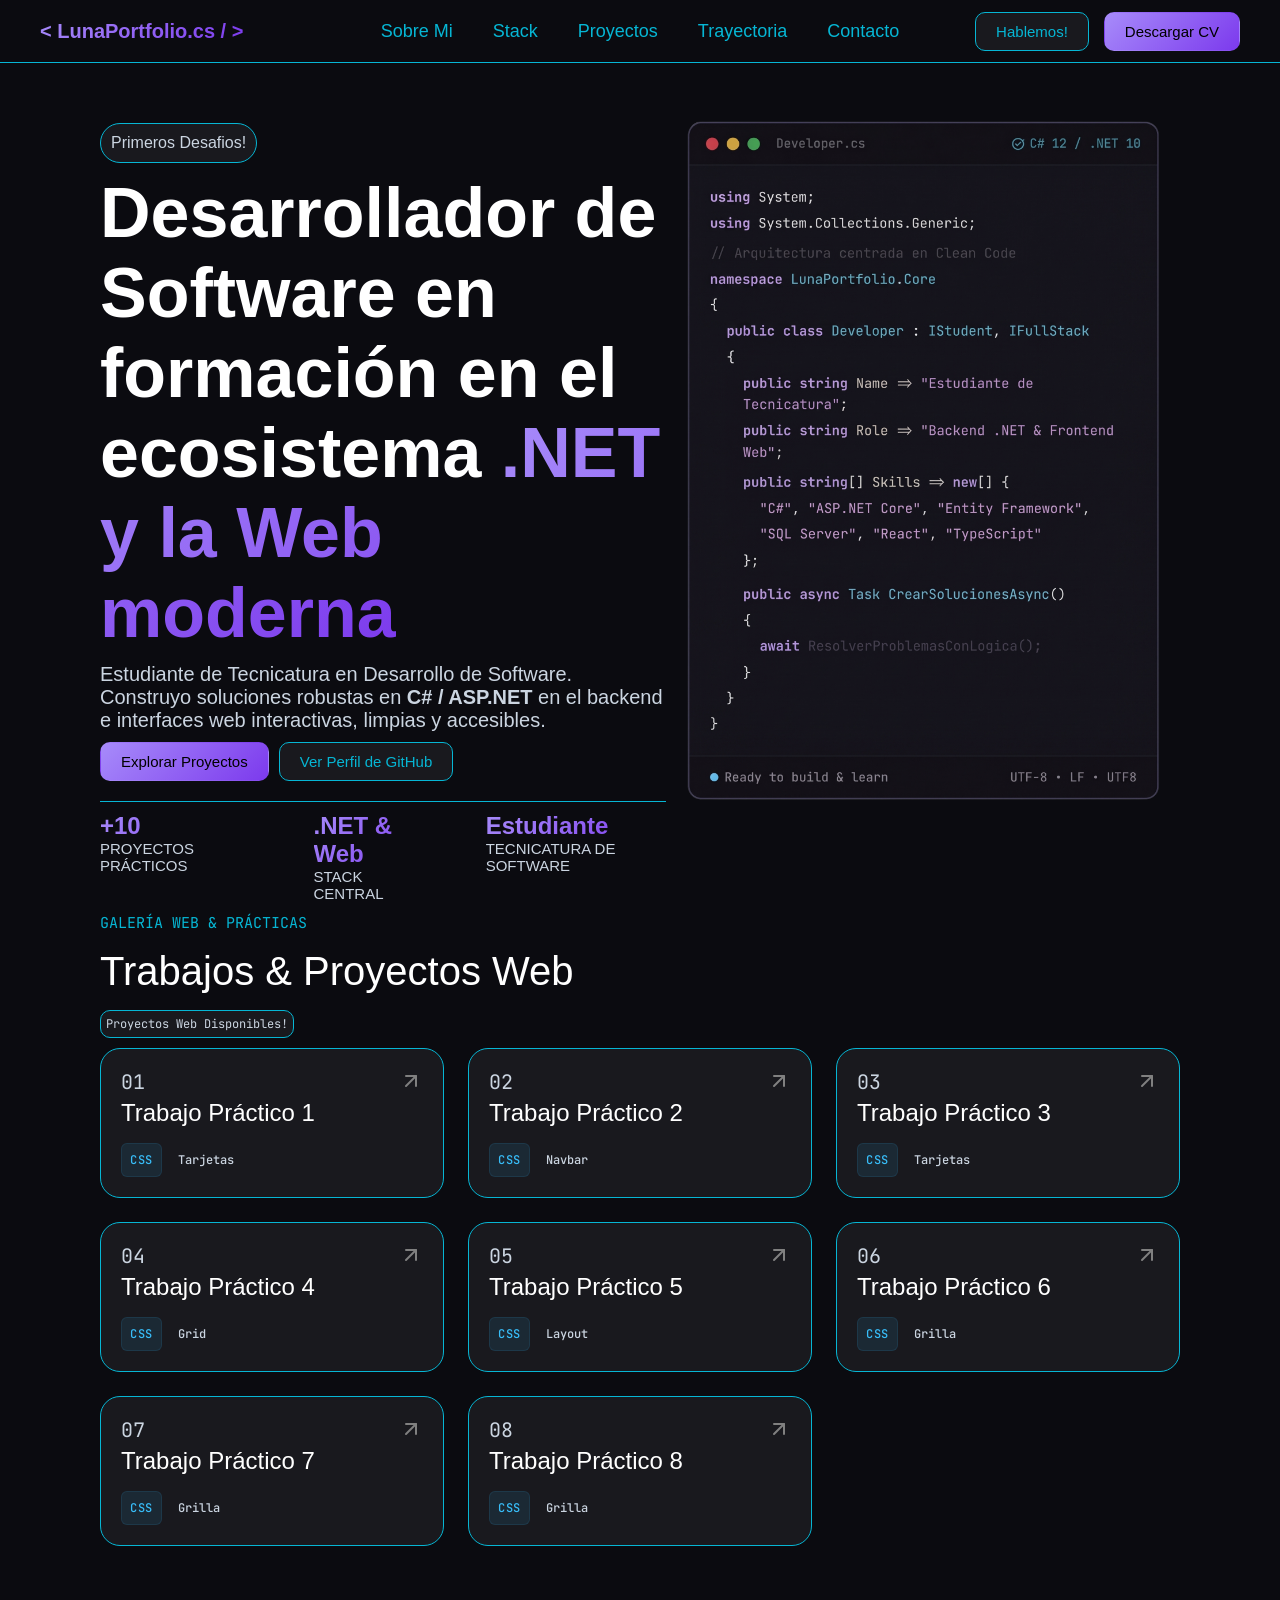
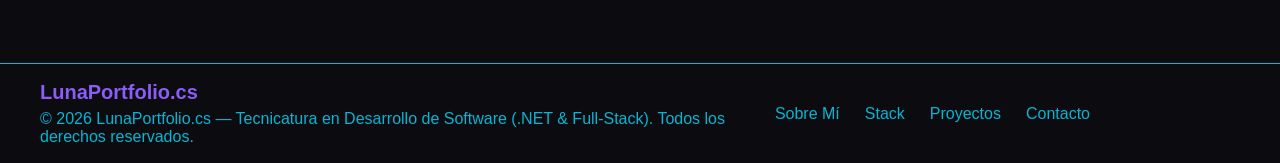
<file: index.html>
<!DOCTYPE html>
<html lang="en">
<head>
    <meta charset="UTF-8">
    <meta name="viewport" content="width=device-width, initial-scale=1.0">
    <title>Trabajos Luna Luis</title>
    <link rel="preconnect" href="https://fonts.googleapis.com">
    <link rel="preconnect" href="https://fonts.gstatic.com" crossorigin>
    <link href="https://fonts.googleapis.com/css2?family=Plus+Jakarta+Sans:ital,wght@0,200..800;1,200..800&display=swap" rel="stylesheet">
    <link href="https://fonts.googleapis.com/css2?family=JetBrains+Mono:ital,wght@0,100..800;1,100..800&family=Plus+Jakarta+Sans:ital,wght@0,200..800;1,200..800&display=swap" rel="stylesheet">
    <link rel="stylesheet" href="style.css">
</head>
<body>
    <header>
        <nav class="navbar">
            <div><p><code class="logo">&lt; LunaPortfolio.cs / &gt;</code></p></div>
            <div class="navbar-links">
                <ul>
                    <li><a href="">Sobre Mi</a></li>
                    <li><a href="">Stack</a></li>
                    <li><a href="">Proyectos</a></li>
                    <li><a href="">Trayectoria</a></li>
                    <li><a href="">Contacto</a></li>
                </ul>
            </div>
            <div>
                <button class="btn btn-outline">Hablemos!</button>
                <button class="btn btn-fade">Descargar CV</button>
            </div>
        </nav>
    </header>

    <section>
        <article class="primer-articulo">
            <div class="texto-primer">
                <div class="capsula"><p>Primeros Desafios!</p></div>
                <div class="encabezado"><h1>Desarrollador de Software en formación en el ecosistema <span>.NET y la Web moderna</span> </h1></div>
                <div class="subtexto-1"><p>Estudiante de Tecnicatura en Desarrollo de Software. Construyo soluciones robustas en <strong>C# / ASP.NET</strong>  en el backend e interfaces web interactivas, limpias y accesibles.</p></div>
                <div class="btn-primer">
                    <button class="btn btn-fade">Explorar Proyectos</button> <button class="btn btn-outline">Ver Perfil de GitHub</button>
                </div>
                <div class="subtexto-2">
                    <div>
                        <h2>+10</h2>
                        <p>PROYECTOS PRÁCTICOS</p>  
                    </div>
                    <div>
                        <h2>.NET & Web</h2>
                        <p>STACK CENTRAL</p>
                    </div>
                    <div>
                        <h2>Estudiante</h2> 
                        <p>TECNICATURA DE SOFTWARE</p>
                    </div>
                </div>
            </div>
            <div class="img-primer">
                <img src="codigo.png" alt="">
            </div>
        </article>
        <article class="segundo-articulo">
            <div class="texto-segundo">
                <p>GALERÍA WEB & PRÁCTICAS</p>
                <h2>Trabajos & Proyectos Web</h2>
                <p>Proyectos Web Disponibles!</p>
            </div>
            <div class="tarjetas-segundo">
                <div class="tarjetas-chicas">
                    <div class="tar-sup"><p>01</p><a class="flecha-link" href="./TrabajoPractico1/tarjetas.html" target="_blank"><svg xmlns="http://www.w3.org/2000/svg" width="24" height="24" viewBox="0 0 24 24" fill="none" stroke="currentColor" stroke-width="2" stroke-linecap="round" stroke-linejoin="round" class="lucide lucide-arrow-up-right preview-icon"><path d="M7 7h10v10"/><path d="M7 17 17 7"/></svg></a></div>
                    <div class="text-tar-chi">
                        <div class="encabezado-tarjeta"><h2>Trabajo Práctico 1</h2></div>
                        <div class="subtexto-3"><p class="tar-tecnologia">CSS</p><p class="tar-descripcion">Tarjetas</p></div>
                    </div>
                </div>
                <div class="tarjetas-chicas">
                    <div class="tar-sup"><p>02</p><a class="flecha-link" href="./TrabajoPractico2/index.html" target="_blank"><svg xmlns="http://www.w3.org/2000/svg" width="24" height="24" viewBox="0 0 24 24" fill="none" stroke="currentColor" stroke-width="2" stroke-linecap="round" stroke-linejoin="round" class="lucide lucide-arrow-up-right preview-icon"><path d="M7 7h10v10"/><path d="M7 17 17 7"/></svg></a></div>
                    <div class="text-tar-chi">
                        <div class="encabezado-tarjeta"><h2>Trabajo Práctico 2</h2></div>
                        <div class="subtexto-3"><p class="tar-tecnologia">CSS</p><p class="tar-descripcion">Navbar</p></div>
                    </div>
                </div>
                <div class="tarjetas-chicas">
                    <div class="tar-sup"><p>03</p><a class="flecha-link" href="./TrabajoPractico3/practica-flexbox.html" target="_blank"><svg xmlns="http://www.w3.org/2000/svg" width="24" height="24" viewBox="0 0 24 24" fill="none" stroke="currentColor" stroke-width="2" stroke-linecap="round" stroke-linejoin="round" class="lucide lucide-arrow-up-right preview-icon"><path d="M7 7h10v10"/><path d="M7 17 17 7"/></svg></a></div>
                    <div class="text-tar-chi">
                        <div class="encabezado-tarjeta"><h2>Trabajo Práctico 3</h2></div>
                        <div class="subtexto-3"><p class="tar-tecnologia">CSS</p><p class="tar-descripcion">Tarjetas</p></div>
                    </div>
                </div>
                <div class="tarjetas-chicas">
                    <div class="tar-sup"><p>04</p><a class="flecha-link" href="./TrabajoPractico4/index.html" target="_blank"><svg xmlns="http://www.w3.org/2000/svg" width="24" height="24" viewBox="0 0 24 24" fill="none" stroke="currentColor" stroke-width="2" stroke-linecap="round" stroke-linejoin="round" class="lucide lucide-arrow-up-right preview-icon"><path d="M7 7h10v10"/><path d="M7 17 17 7"/></svg></a></div>
                    <div class="text-tar-chi">
                        <div class="encabezado-tarjeta"><h2>Trabajo Práctico 4</h2></div>
                        <div class="subtexto-3"><p class="tar-tecnologia">CSS</p><p class="tar-descripcion">Grid</p></div>
                    </div>
                </div>
                <div class="tarjetas-chicas">
                    <div class="tar-sup"><p>05</p><a class="flecha-link" href="./TrabajoPractico5/index.html" target="_blank"><svg xmlns="http://www.w3.org/2000/svg" width="24" height="24" viewBox="0 0 24 24" fill="none" stroke="currentColor" stroke-width="2" stroke-linecap="round" stroke-linejoin="round" class="lucide lucide-arrow-up-right preview-icon"><path d="M7 7h10v10"/><path d="M7 17 17 7"/></svg></a></div>
                    <div class="text-tar-chi">
                        <div class="encabezado-tarjeta"><h2>Trabajo Práctico 5</h2></div>
                        <div class="subtexto-3"><p class="tar-tecnologia">CSS</p><p class="tar-descripcion">Layout</p></div>
                    </div>
                </div>
                <div class="tarjetas-chicas">
                    <div class="tar-sup"><p>06</p><a class="flecha-link" href=""><svg xmlns="http://www.w3.org/2000/svg" width="24" height="24" viewBox="0 0 24 24" fill="none" stroke="currentColor" stroke-width="2" stroke-linecap="round" stroke-linejoin="round" class="lucide lucide-arrow-up-right preview-icon"><path d="M7 7h10v10"/><path d="M7 17 17 7"/></svg></a></div>
                    <div class="text-tar-chi">
                        <div class="encabezado-tarjeta"><h2>Trabajo Práctico 6</h2></div>
                        <div class="subtexto-3"><p class="tar-tecnologia">CSS</p><p class="tar-descripcion">Grilla</p></div>
                    </div>
                </div>
                <div class="tarjetas-chicas">
                    <div class="tar-sup"><p>07</p><a class="flecha-link" href=""><svg xmlns="http://www.w3.org/2000/svg" width="24" height="24" viewBox="0 0 24 24" fill="none" stroke="currentColor" stroke-width="2" stroke-linecap="round" stroke-linejoin="round" class="lucide lucide-arrow-up-right preview-icon"><path d="M7 7h10v10"/><path d="M7 17 17 7"/></svg></a></div>
                    <div class="text-tar-chi">
                        <div class="encabezado-tarjeta"><h2>Trabajo Práctico 7</h2></div>
                        <div class="subtexto-3"><p class="tar-tecnologia">CSS</p><p class="tar-descripcion">Grilla</p></div>
                    </div>
                </div>
                <div class="tarjetas-chicas">
                    <div class="tar-sup"><p>08</p><a class="flecha-link" href=""><svg xmlns="http://www.w3.org/2000/svg" width="24" height="24" viewBox="0 0 24 24" fill="none" stroke="currentColor" stroke-width="2" stroke-linecap="round" stroke-linejoin="round" class="lucide lucide-arrow-up-right preview-icon"><path d="M7 7h10v10"/><path d="M7 17 17 7"/></svg></a></div>
                    <div class="text-tar-chi">
                        <div class="encabezado-tarjeta"><h2>Trabajo Práctico 8</h2></div>
                        <div class="subtexto-3"><p class="tar-tecnologia">CSS</p><p class="tar-descripcion">Grilla</p></div>
                    </div>
                </div>
            </div>
        </article>
    </section>

    <footer class="footer">
        <div class="texto-footer">
            <h2>
                LunaPortfolio.cs
            </h2>
            <p>
                © 2026 LunaPortfolio.cs — Tecnicatura en Desarrollo de Software (.NET & Full-Stack). Todos los derechos reservados.
            </p>
        </div>
        <div>
            <ul class="links-footer">
                <li><a href="">Sobre Mí</a></li>
                <li><a href="">Stack</a></li>
                <li><a href="">Proyectos</a></li>
                <li><a href="">Contacto</a></li>
            </ul>
        </div>
    </footer>
</body>
</html>
</file>
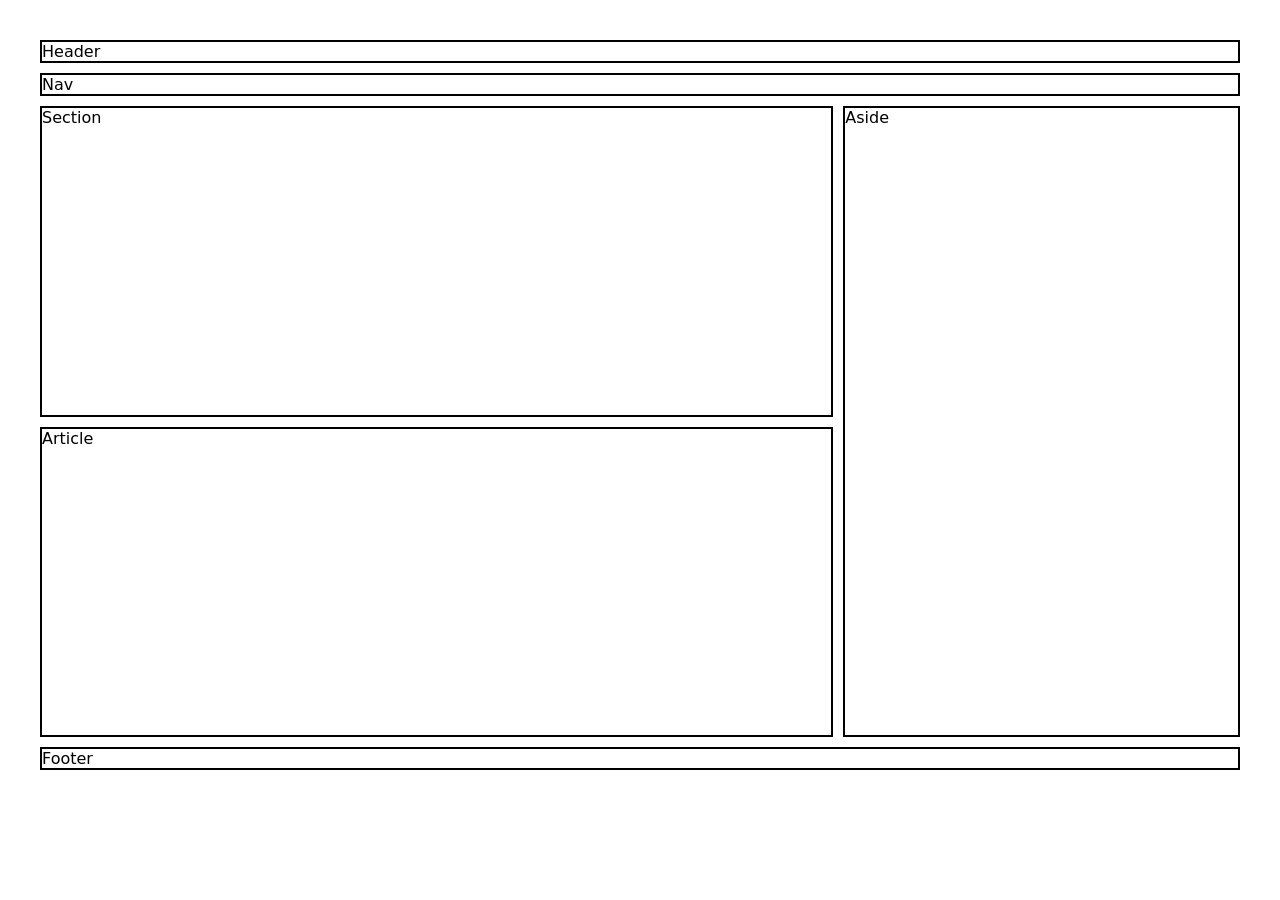
<file: TrabajoPractico4/index.html>
<!DOCTYPE html>
<html lang="en">
<head>
    <meta charset="UTF-8">
    <meta name="viewport" content="width=device-width, initial-scale=1.0">
    <title>Grid</title>
    <link rel="stylesheet" href="style.css">
</head>
<body>

    <div class="prueba">
        <header class="caja">
        <p>Header</p>
        </header>
        <nav class="caja">
            <p>Nav</p>
        </nav>
        <section class="caja">
            <P>Section</P>
        </section>
        <article class="caja">
            <p>Article</p>
        </article>
        <aside class="caja">
            <p>Aside</p>
        </aside>
        <footer class="caja">
            <p>Footer</p>
        </footer>
    </div>
    
    
    
</body>
</html>
</file>
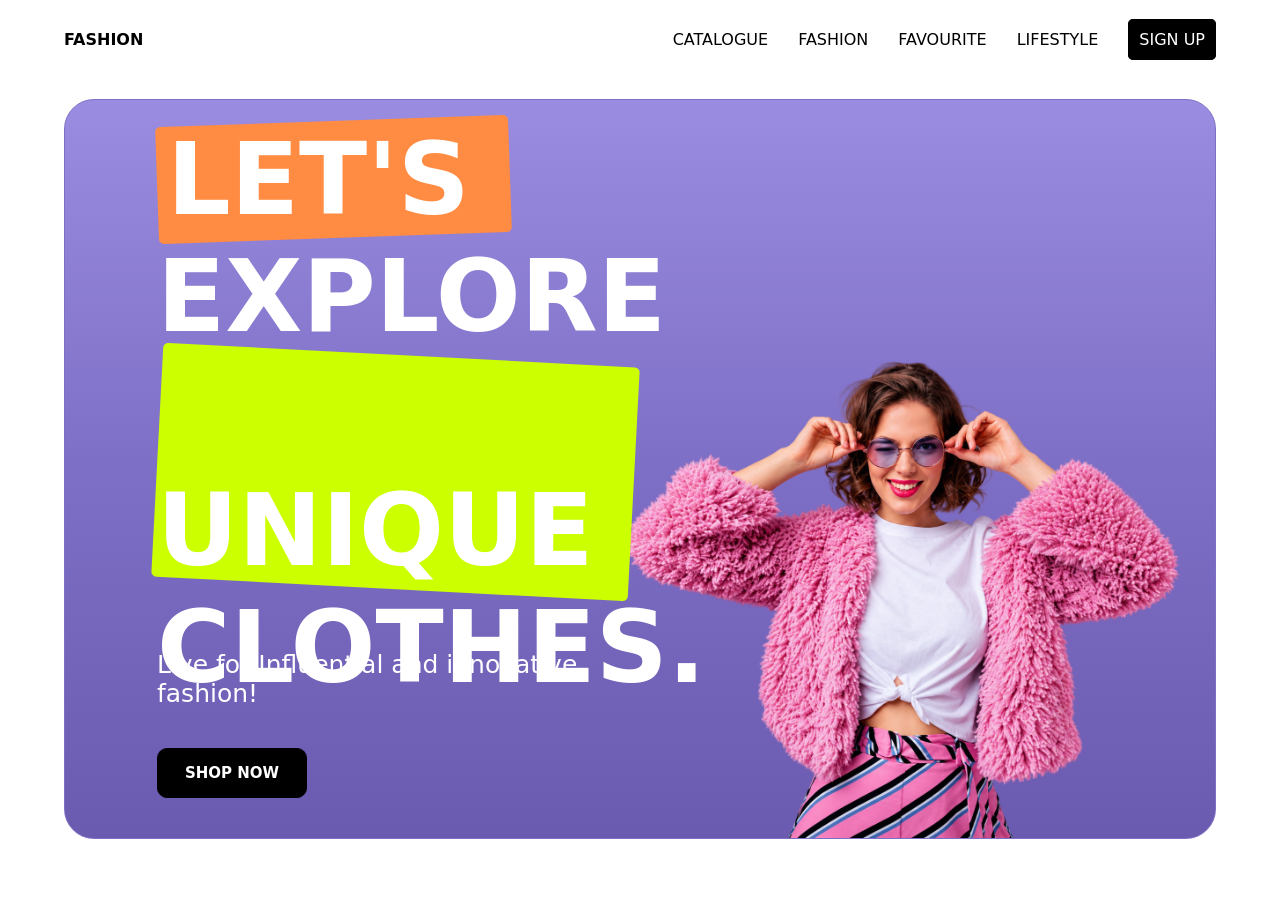
<file: TrabajoPractico5/index.html>
<!DOCTYPE html>
<html lang="en">
<head>
    <meta charset="UTF-8">
    <meta name="viewport" content="width=device-width, initial-scale=1.0">
    <title>Prototipo</title>
    <link rel="stylesheet" href="style.css">
</head>
<body>
    <section class="contenedor-padre">
        <nav>
            <ul class="navbar">
                <li><div class="icono"><p>FASHION</p></div></li>
                <li>
                    <ul class="navegacion">
                        <li><a href="">CATALOGUE</a></li>
                        <li><a href="">FASHION</a></li>
                        <li><a href="">FAVOURITE</a></li>
                        <li><a href="">LIFESTYLE</a></li>
                        <li><a href="">SIGN UP</a></li>
                    </ul>
                </li>
            </ul>
        </nav>
        <article class="contenedor1">
            <div class="texto-izquierda">
                <div class="encabezado">
                    <p><span class="resaltado-blanco">LET'S</span></p>
                    <P>EXPLORE</P>
                    <p><span class="resaltado-amarillo">UNIQUE</span></p>
                    <p>CLOTHES.</p>
                </div>
                <div class="descripcion"><p>Live for Influential and innovative fashion!</p></div>
                <button>SHOP NOW</button>
            </div>
            <div class="imagen">
                <img src="image.png" alt="">
            </div>
        </article>
    </section>
</body>
</html>
</file>
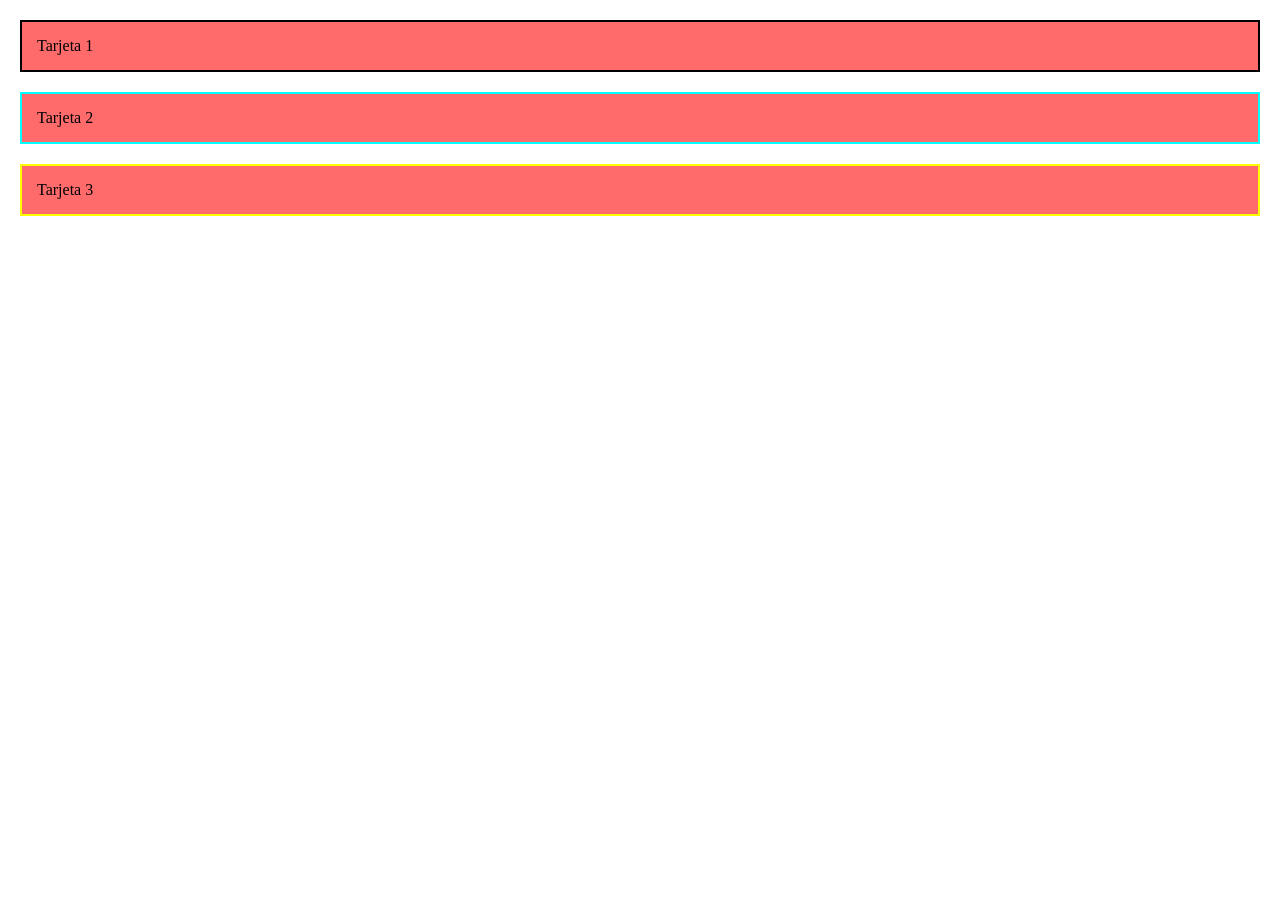
<file: TrabajoPractico1/tarjetas.html>
<!DOCTYPE html>
<html lang="en">
<head>
    <meta charset="UTF-8">
    <meta name="viewport" content="width=device-width, initial-scale=1.0">
    <title>Document</title>
    <link rel="stylesheet" href="style.css">
</head>
<body>
    <div class="tarjeta1">Tarjeta 1</div>
    <div class="tarjeta2">Tarjeta 2</div>
    <div class="tarjeta3">Tarjeta 3</div>

</body>
</html>
</file>
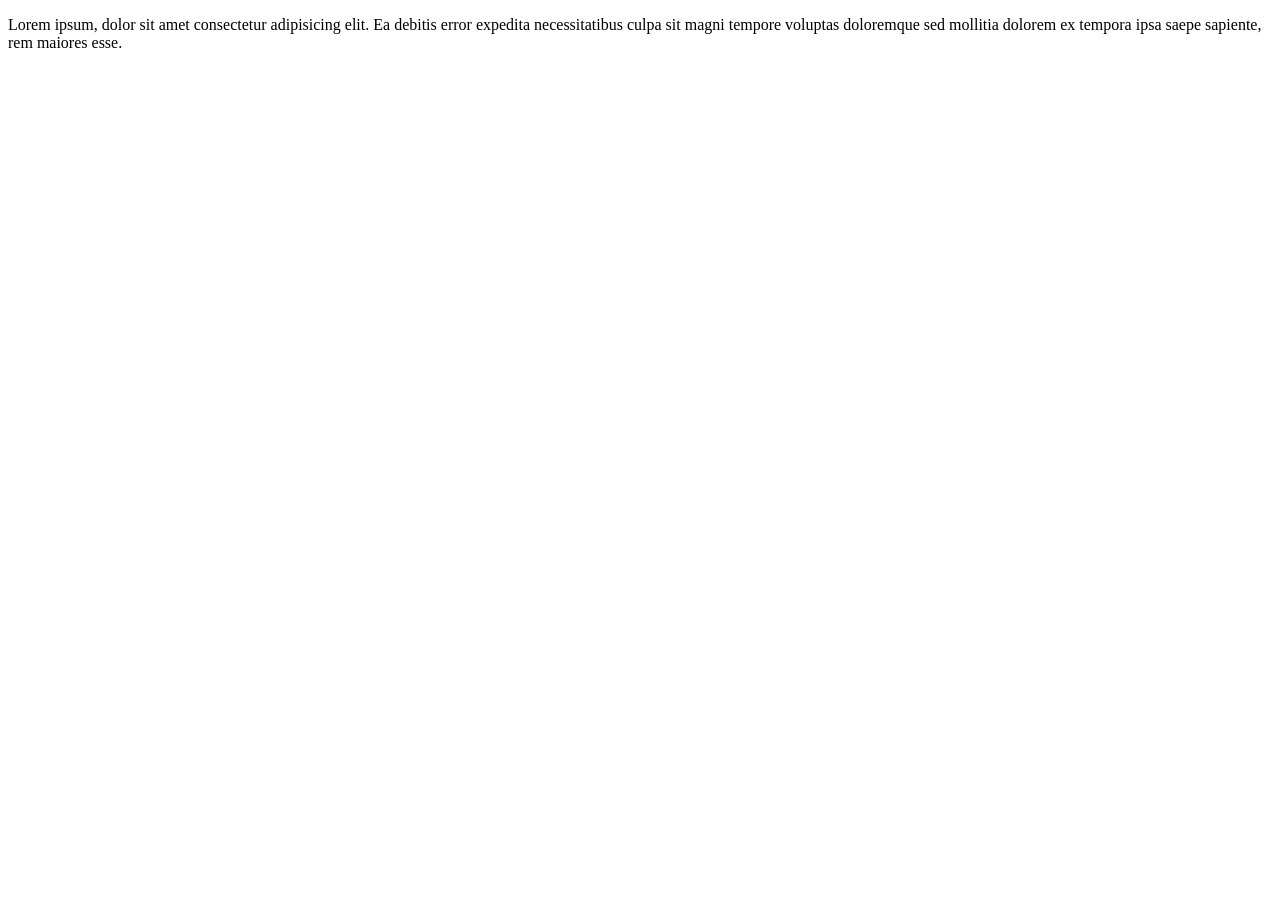
<file: TrabajoPractico2/sobre-nosotros.html>
<!DOCTYPE html>
<html lang="en">
<head>
    <meta charset="UTF-8">
    <meta name="viewport" content="width=device-width, initial-scale=1.0">
    <title>Sobre Nosotros</title>
</head>
<body>
    <p>Lorem ipsum, dolor sit amet consectetur adipisicing elit. Ea debitis error expedita necessitatibus culpa sit magni tempore voluptas doloremque sed mollitia dolorem ex tempora ipsa saepe sapiente, rem maiores esse.</p>
</body>
</html>
</file>
<file: style.css>
:root {
    --primary-color: #8b5cf6;
    --secundary-color: #06B6D4;
    --tertiary-color: #A855F7;
    --tag-tech-color-1: #38bdf8;
    --tag-tech-color-2: rgba(56, 189, 248, 0.1);
    --neutral: #0B0B10;
    --font-primary: 'Plus Jackarta Sans', sans-serif;
    --font-label: 'JetBrains Mono', monospace;
    --fade-color: linear-gradient(135deg, #a78bfa 0%, #7c3aed 100%);
    --text-color: #CBD5E1; 
    --secundary-btn: rgba(255, 255, 255, 0.06);
}

* {
    margin: 0;
    padding: 0;
    box-sizing: border-box;
}

body {
    background-color: var(--neutral);
}

header {
    position: sticky;
    top: 0;
    left: 0;
    z-index: 1000;
}

.navbar {
    display: flex;
    width: 100%;
    height: 7vh;
    padding: 5px 40px;
    justify-content: space-between;
    align-items: center;
    background-color: var(--neutral);
    border-bottom: 1px solid var(--secundary-color);
}

.navbar > div:first-child {
    flex: 1;
}

.navbar-links ul {
    flex: 2;
    display: flex;
    justify-content: center;
    list-style: none;
    gap: 40px;
}

.navbar-links ul a {
    font-family: var(--font-primary);
    color: var(--secundary-color);
    text-decoration: none;
    font-weight: 500;
    font-size: 18px;
}

.navbar > div:last-child {
    flex: 1;
    display: flex;
    justify-content: flex-end;
    gap: 15px;
}

.navbar-links {
    display: flex;
}

.logo {
    font-family: var(--font-primary);
    font-weight: 600;
    font-size: 20px;
    background: var(--fade-color);
    background-clip: text;
    color: transparent;
}

.btn {
    font-family: var(--font-primary);
    padding: 10px 20px;
    border-radius: 10px;
    border: 1px solid transparent;
    font-weight: 400;
    font-size: 15px;

}

.btn.btn-fade {
    background:  var(--fade-color);
    transition: all 0.2s ease-in-out;
}

.btn.btn-outline {
    background-color: var(--secundary-btn);
    color: var(--secundary-color);
    border: 1px solid var(--secundary-color);
    transition: all 0.2s ease-in-out;
}

.btn.btn-outline:hover {
    background-color: color-mix(in srgb, var(--secundary-color) 15%, transparent);
}

.btn.btn-fade:hover {
    box-shadow: 0 0 12px 0 var(--primary-color);
}

section {
    font-family: var(--font-primary);
}

.primer-articulo {
    display: flex;
    padding: 50px 100px;
    gap: 10px;
    width: 100%;
    height: 800px;
}

.texto-primer {
    display: flex;
    flex-direction: column;
    justify-content: space-between;
    gap: 10px;
    width: 60%;
}

.capsula {
    padding: 10px 0 0 0;
}

.capsula p {
    color: var(--text-color );
    border: 1px solid var(--secundary-color);
    background-color: var(--secundary-btn);
    border-radius: 50px;
    padding: 10px;
    display: inline-block;

}

.encabezado h1 {
    font-size: 70px;
    font-weight: 900;
    color: white;
}

.encabezado h1 span {
    background: var(--fade-color);
    background-clip: text;
    color: transparent;
}

.subtexto-1 {
    color: var(--text-color);
    font-size: 20px;
}

.btn-primer {
    display: flex;
    gap: 10px;
    padding: 0 0 20px 0;
    border-bottom: 1px solid var(--secundary-color);
}

.subtexto-2 {
    display: flex;
    gap: 60px;
    padding: 0 0 15px 0;
}

.subtexto-2 div h2 {
    background: var(--fade-color);
    background-clip: text;
    color: transparent;
}

.subtexto-2 div p {
    color: var(--text-color);
    font-weight: 200;
    font-size: 15px;
}

.img-primer {
    display: flex;
    justify-content: center;
    width: 50%;
    height: 100%;
}
.img-primer img {
    width: auto;
    height: 100%;
}


.footer {
    background-color: var(--neutral);
    font-family: var(--font-primary);
    display: flex;
    width: 100%;
    height: 100px;
    justify-content: space-between;
    align-items: center;
    padding: 5px 40px;
    border-top: 1px solid var(--secundary-color);
}

.texto-footer {
    flex: 3;
    width: 100%;
}

.texto-footer h2 {
    color: var(--primary-color);
    font-weight: 600;
    font-size: 20px;
    padding: 10px 0 3px 0;
}

.texto-footer p {
    color: var(--secundary-color);
    padding: 3px 0 10px 0;
}

.footer:last-child {
    flex: 1;
}

.links-footer {
    display: flex;
    width: 100%;
    justify-content: space-between;
    list-style: none;
    padding: 0 150px 0 0;
    gap: 25px;
}

.links-footer a {
    text-decoration: none;
    color: var(--secundary-color);
}

.segundo-articulo {
    display: flex;
    flex-direction: column;
    padding: 50px 100px;
    gap: 10px;
    width: 100%;
    height: 800px;
}

.texto-segundo {
    display: flex;
    flex-direction: column;
    gap: 1rem;
}

.texto-segundo p:first-child {
    color: var(--secundary-color);
    font-size: 15px;
    font-family: var(--font-label);
}

.texto-segundo h2 {
    color: white;
    font-weight: 500;
    font-size: 40px;
}

.texto-segundo p:last-child {
    display: inline-block;
    align-self: flex-start;
    padding: 5px;
    color: var(--text-color);
    font-family: var(--font-label);
    font-size: 12px;
    border: 1px solid var(--secundary-color);
    border-radius: 10px;
    background-color: var(--secundary-btn);
}

.tarjetas-chicas {
    display: flex;
    flex-direction: column;
    justify-content: space-between;
    border: 1px solid var(--secundary-color);
    background-color: var(--secundary-btn);
    border-radius: 20px;
    padding: 20px;
}

.tar-sup {
    display: flex;
    justify-content: space-between;
    font-family: var(--font-label);
    font-size: 20px;
    color: var(--text-color);
}

.encabezado-tarjeta h2{
    color: white;
    font-size: ;
    font-weight: 100;
}

.subtexto-3 {
    display: flex;
    gap: 1rem;
    align-items: center;
}

.text-tar-chi {
    display: flex;
    flex-direction: column;
    justify-content: space-between;
    gap: 1rem;
}

.tarjetas-segundo {
    display: grid;
    grid-template-columns: repeat(auto-fit, minmax(320px,1fr));
    gap: 1.5rem;
    height: 350px;
}

.flecha-link svg {
    color: grey;
}

.tar-tecnologia {
    font-family: var(--font-label);
    padding: 8px;
    background-color: var(--tag-tech-color-2);
    color: var(--tag-tech-color-1);
    font-weight: 500;
    font-size: 12px;
    border: 1px solid var(--tag-tech-color-2);
    border-radius: 6px;
    letter-spacing: 0.5px;
}

.tar-descripcion {
    background-color: transparent;
    font-family: var(--font-label);
    color: var(--text-color);
    font-size: 12px;
    font-weight: 500;
}
</file>
<file: TrabajoPractico4/style.css>
* {
    margin: 0%;
    padding: 0%;
    box-sizing: border-box;
    font-family: system-ui, -apple-system, BlinkMacSystemFont, 'Segoe UI', Roboto, Oxygen, Ubuntu, Cantarell, 'Open Sans', 'Helvetica Neue', sans-serif;
}

div {
    padding: 40px;
}

.prueba {
    width: auto;
    min-height: 90vh;
    display: grid;
    grid-template-columns: 2fr 1fr ;
    grid-template-rows: auto auto 1fr 1fr auto;
    grid-template-areas: 
    "header header"
    "nav nav"
    "section aside"
    "article aside"
    "footer footer"
    ;
    gap: 10px;
}

header {
    grid-area: header;
}

nav {
    grid-area: nav;
}

section {
    grid-area: section;
}

article {
    grid-area: article;
}

aside {
    grid-area: aside;
}

footer {
    grid-area: footer;
}

.caja {
    border: 2px solid  black;
}
</file>
<file: TrabajoPractico5/style.css>
* {
    margin: 0;
    padding: 0;
    box-sizing: border-box;
    font-family: system-ui, -apple-system, BlinkMacSystemFont, 'Segoe UI', Roboto, Oxygen, Ubuntu, Cantarell, 'Open Sans', 'Helvetica Neue', sans-serif;
}

.contenedor-padre {
    display: flex;
    flex-direction: column;
    justify-content: space-between;
    padding-left: 5%;
    padding-right: 5%;
}

nav {
    width: 100%;
    padding-top: 30px;
    padding-bottom: 50px;
}

.icono p {
    font-weight: 900;
}

.navbar {
    display: flex;
    justify-content: space-between;
    list-style: none;
    color: black;

}

.navbar a {
    text-decoration: none;
    
}

.navbar ul {
    list-style: none;
}

.navegacion {
    display: flex;
    justify-content: space-between;
    gap: 30px;
}

.navegacion a {
    color: black;
    font-weight: 400;
}

.navegacion  :last-child a {
    border: 1px solid black;
    border-radius: 5px;
    background-color: black;
    padding: 10px;
    color: white;
}

.contenedor1 {
    display: flex;
    justify-content: space-between;
    border: 1px solid rgb(126, 111, 198);
    border-radius: 30px;
    background: linear-gradient(

        to bottom,

        #9A8CE0 0%,

        #7E6FC6 50%,

        #6A5BB0 100%

    );  
}

.texto-izquierda {
    display: flex;
    flex-direction: column;
    justify-content: space-around;
    padding-left: 8%;
    width: 45%;
}

.encabezado {
    height: 550px;
    font-size: 100px;
    font-weight: 900;
    padding-top: 5%;
    color: white;
}

.descripcion {
    font-size: 25px;
    color: white;
}

.imagen {
    display: flex;
    width: 55%;
    align-items: end;
}

.imagen img {
    width: 100%;
    height: auto;
    border-radius: 0 0 30px 0;
    bottom: 100%;
}

.texto-izquierda button {
    height: 50px;
    width: 150px;
    font-size: 15px;
    font-weight: 700;
    border: 1px solid black;
    border-radius: 10px;
    background-color: black;
    padding: 10px;
    margin: 40px 0 40px 0;
    color: white;
}

.resaltado-blanco,
.resaltado-amarillo {
    position: relative;
    padding: 0 10px;
    z-index: 1;
}

.resaltado-blanco::before,
.resaltado-amarillo::before {
    content: ' ';
    position: absolute;
    top: 0;
    left: 0;
    width: 100%;
    height: 100%;
    padding: 0 30px 0 0;
    z-index: -1;
    border-radius: 5px;
}

.resaltado-blanco::before {
    background-color: #FF8C42;
    transform: rotate(-2deg);
}

.resaltado-amarillo::before {
    background-color: #CCFF00;
    transform: rotate(3deg);
}
</file>
<file: TrabajoPractico1/style.css>
*{
    margin: 0;
    padding: 0;
    box-sizing: border-box;
}

.tarjeta1{
    background-color: #ff6b6b;
    border: 2px solid black;
    padding: 15px;
    margin: 20px;
}

.tarjeta2{
    background-color: #ff6b6b;
    border: 2px solid aqua;
    padding: 15px;
    margin: 20px;
}

.tarjeta3{
    background-color: #ff6b6b;
    border: 2px solid yellow;
    padding: 15px;
    margin: 20px;
}
</file>
